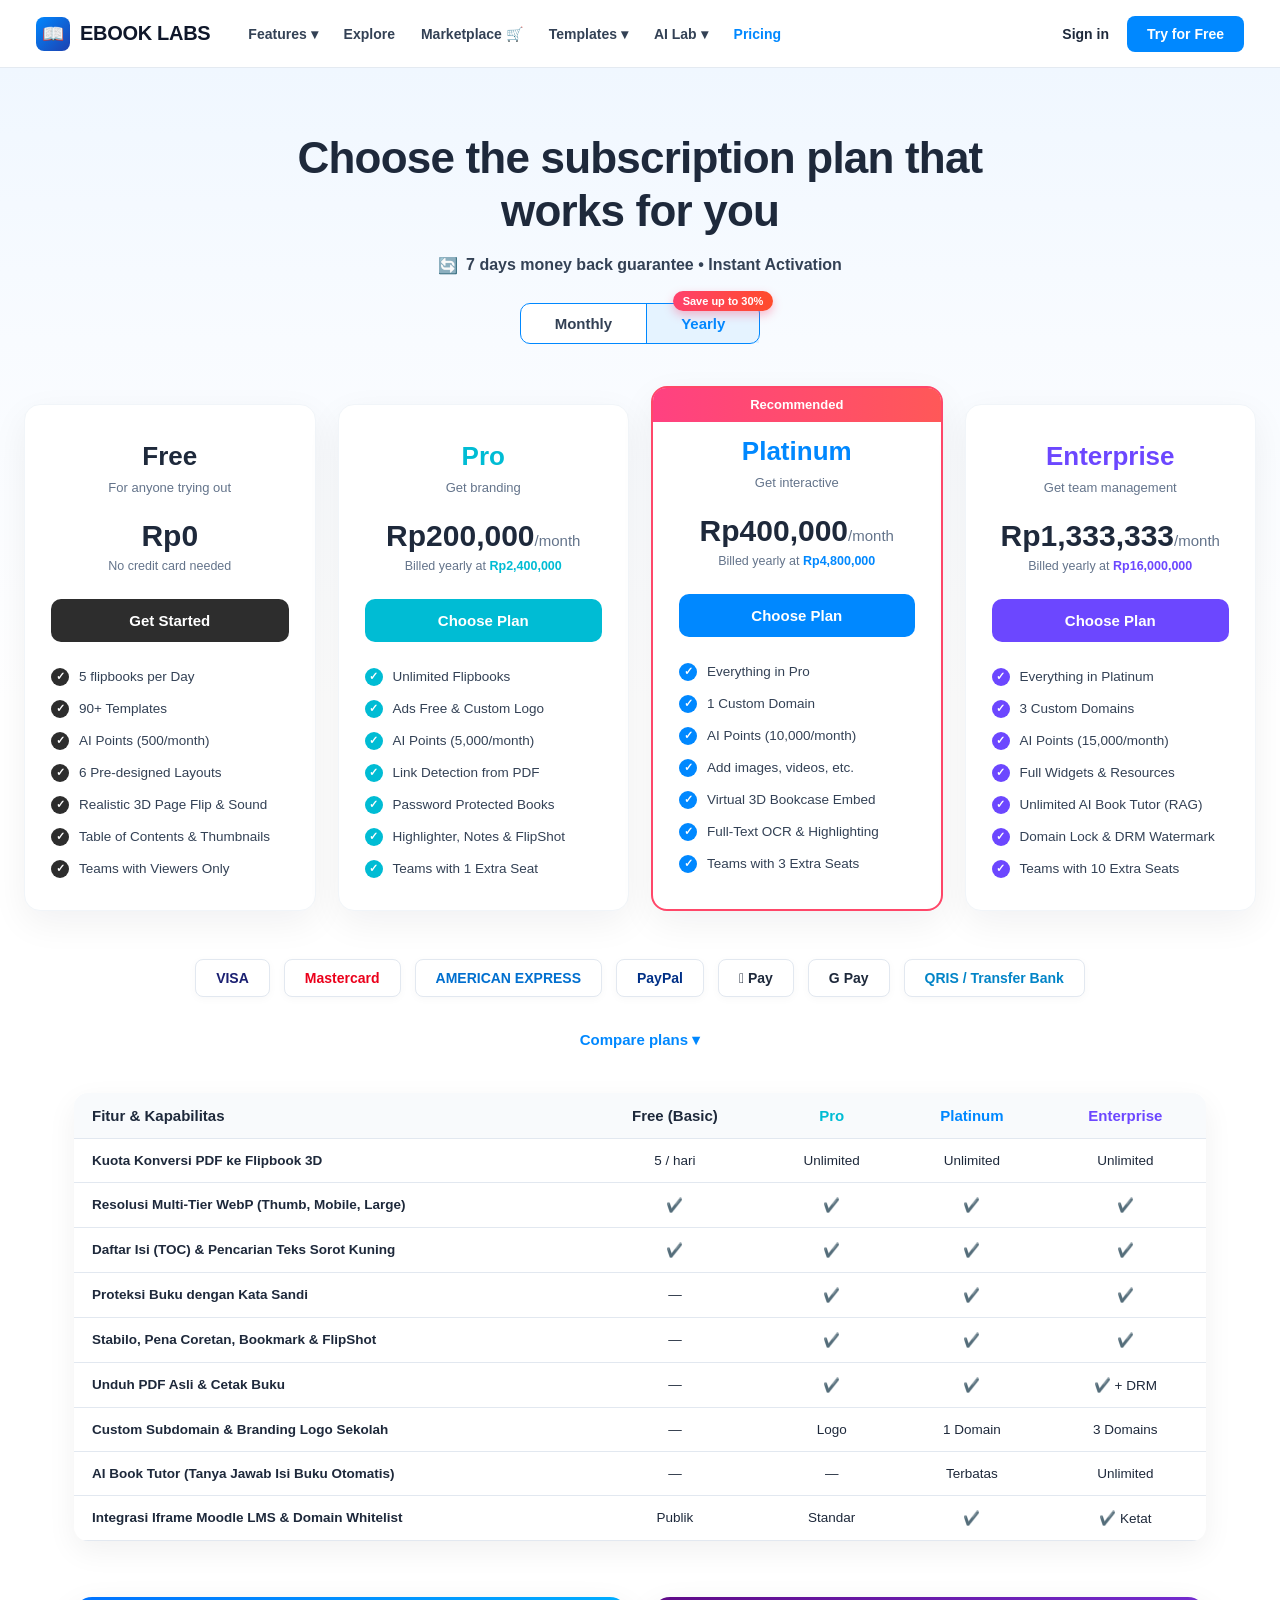
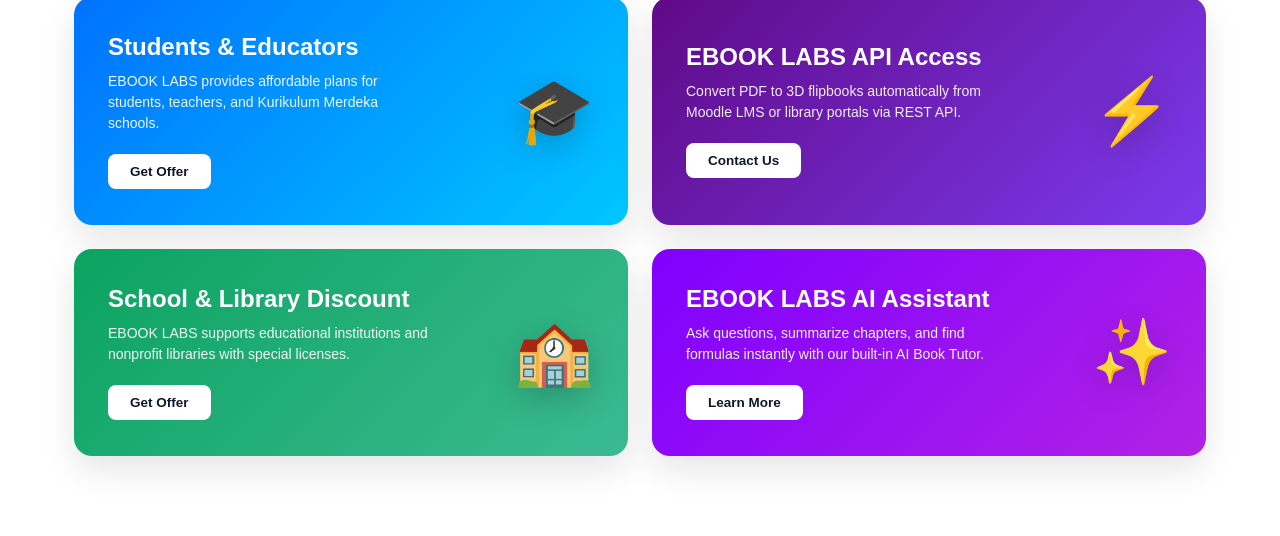
<file: bookcase/pricing.html>
<!DOCTYPE html>
<html lang="id">
<head>
  <meta charset="UTF-8">
  <meta name="viewport" content="width=device-width, initial-scale=1.0">
  <title>Service and Pricing | EBOOK LABS</title>
  <style>
    :root {
      --text-dark: #1e293b;
      --text-muted: #64748b;
      --blue-primary: #0088ff;
      --cyan-pro: #00bcd4;
      --purple-ent: #6c47ff;
      --pink-rec: #ff4769;
      --border-light: #e2e8f0;
    }
    * { box-sizing: border-box; margin: 0; padding: 0; }
    body {
      font-family: 'Inter', -apple-system, BlinkMacSystemFont, 'Segoe UI', Roboto, sans-serif;
      background: linear-gradient(180deg, #eef6ff 0%, #f8fbff 340px, #ffffff 700px);
      color: var(--text-dark);
      min-height: 100vh;
    }

    /* Top Header Navigation (Exact Match to Reference) */
    .site-header {
      position: sticky;
      top: 0;
      z-index: 100;
      background: #ffffff;
      border-bottom: 1px solid rgba(226, 232, 240, 0.9);
      height: 68px;
      padding: 0 36px;
      display: flex;
      align-items: center;
      justify-content: space-between;
    }
    .header-left {
      display: flex;
      align-items: center;
      gap: 38px;
    }
    .brand-link {
      display: flex;
      align-items: center;
      gap: 10px;
      text-decoration: none;
      color: #0f172a;
      font-weight: 900;
      font-size: 20px;
      letter-spacing: -0.3px;
    }
    .brand-icon {
      width: 34px;
      height: 34px;
      background: linear-gradient(135deg, #0088ff, #1e40af);
      border-radius: 8px;
      display: flex;
      align-items: center;
      justify-content: center;
      color: #fff;
      font-size: 18px;
    }
    .nav-links {
      display: flex;
      align-items: center;
      gap: 26px;
    }
    .nav-links a {
      text-decoration: none;
      color: #334155;
      font-size: 14px;
      font-weight: 600;
      transition: color 0.18s;
    }
    .nav-links a:hover, .nav-links a.active {
      color: var(--blue-primary);
    }
    .header-right {
      display: flex;
      align-items: center;
      gap: 18px;
    }
    .sign-in-link {
      text-decoration: none;
      color: #1e293b;
      font-size: 14px;
      font-weight: 600;
      cursor: pointer;
    }
    .btn-try-free {
      background: var(--blue-primary);
      color: #ffffff;
      text-decoration: none;
      padding: 10px 20px;
      border-radius: 8px;
      font-size: 14px;
      font-weight: 700;
      border: none;
      cursor: pointer;
      transition: all 0.2s;
    }
    .btn-try-free:hover {
      background: #0070d6;
      transform: translateY(-1px);
    }

    /* Pricing Hero */
    .pricing-hero {
      text-align: center;
      padding: 64px 20px 36px;
      max-width: 820px;
      margin: 0 auto;
    }
    .pricing-hero h1 {
      font-size: 44px;
      font-weight: 800;
      line-height: 1.2;
      color: #1e293b;
      letter-spacing: -0.8px;
      margin-bottom: 18px;
    }
    .guarantee-line {
      display: inline-flex;
      align-items: center;
      gap: 8px;
      font-size: 16px;
      font-weight: 600;
      color: #334155;
      margin-bottom: 28px;
    }

    /* Billing Toggle (Monthly / Yearly + Save up to 30%) */
    .billing-toggle-wrap {
      display: inline-flex;
      position: relative;
      border: 1.5px solid #0088ff;
      border-radius: 10px;
      background: #ffffff;
      overflow: visible;
    }
    .toggle-option {
      padding: 11px 34px;
      font-size: 15px;
      font-weight: 700;
      cursor: pointer;
      border: none;
      background: transparent;
      color: #334155;
      transition: all 0.2s;
    }
    .toggle-option.active {
      background: rgba(0, 136, 255, 0.1);
      color: #0088ff;
    }
    .toggle-option:first-child {
      border-right: 1.5px solid #0088ff;
      border-radius: 8px 0 0 8px;
    }
    .toggle-option:last-child {
      border-radius: 0 8px 8px 0;
    }
    .save-badge {
      position: absolute;
      top: -13px;
      right: -14px;
      background: linear-gradient(90deg, #ff416c, #ff4b2b);
      color: #fff;
      font-size: 11px;
      font-weight: 800;
      padding: 4px 10px;
      border-radius: 999px;
      box-shadow: 0 4px 10px rgba(255, 65, 108, 0.35);
    }

    /* 4 Pricing Cards Grid */
    .cards-grid {
      max-width: 1280px;
      margin: 24px auto 48px;
      padding: 0 24px;
      display: grid;
      grid-template-columns: repeat(4, 1fr);
      gap: 22px;
      align-items: stretch;
    }

    .plan-card {
      background: #ffffff;
      border-radius: 16px;
      padding: 36px 26px 32px;
      box-shadow: 0 12px 36px rgba(15, 23, 42, 0.06);
      border: 1px solid #f1f5f9;
      display: flex;
      flex-direction: column;
      position: relative;
      transition: transform 0.25s ease, box-shadow 0.25s ease;
    }
    .plan-card:hover {
      transform: translateY(-6px);
      box-shadow: 0 20px 46px rgba(15, 23, 42, 0.12);
    }

    .plan-card.recommended {
      border: 2px solid var(--pink-rec);
      padding-top: 48px;
      margin-top: -18px;
    }
    .rec-ribbon {
      position: absolute;
      top: 0;
      left: 0;
      right: 0;
      height: 34px;
      background: linear-gradient(90deg, #ff4181, #ff5858);
      color: #ffffff;
      font-size: 13px;
      font-weight: 700;
      display: flex;
      align-items: center;
      justify-content: center;
      border-radius: 13px 13px 0 0;
    }

    .plan-name {
      font-size: 26px;
      font-weight: 800;
      text-align: center;
      margin-bottom: 8px;
    }
    .plan-name.free { color: #1e293b; }
    .plan-name.pro { color: var(--cyan-pro); }
    .plan-name.platinum { color: var(--blue-primary); }
    .plan-name.enterprise { color: var(--purple-ent); }

    .plan-tagline {
      text-align: center;
      font-size: 13px;
      color: var(--text-muted);
      margin-bottom: 24px;
    }

    .plan-price {
      text-align: center;
      font-size: 30px;
      font-weight: 800;
      color: #1e293b;
      margin-bottom: 6px;
    }
    .plan-price span {
      font-size: 15px;
      font-weight: 500;
      color: var(--text-muted);
    }

    .plan-billed {
      text-align: center;
      font-size: 12.5px;
      color: var(--text-muted);
      margin-bottom: 22px;
      min-height: 18px;
    }

    .plan-cta {
      width: 100%;
      padding: 13px 18px;
      border-radius: 10px;
      font-size: 15px;
      font-weight: 700;
      color: #ffffff;
      border: none;
      cursor: pointer;
      margin-bottom: 26px;
      transition: opacity 0.2s, transform 0.15s;
      text-decoration: none;
      text-align: center;
      display: block;
    }
    .plan-cta:hover { opacity: 0.92; transform: translateY(-1px); }
    .plan-cta.free { background: #2d2d2d; }
    .plan-cta.pro { background: var(--cyan-pro); }
    .plan-cta.platinum { background: var(--blue-primary); }
    .plan-cta.enterprise { background: var(--purple-ent); }

    .feature-list {
      list-style: none;
      display: flex;
      flex-direction: column;
      gap: 14px;
    }
    .feature-list li {
      display: flex;
      align-items: center;
      gap: 10px;
      font-size: 13.5px;
      color: #334155;
      font-weight: 500;
    }
    .check-dot {
      width: 18px;
      height: 18px;
      border-radius: 50%;
      display: inline-flex;
      align-items: center;
      justify-content: center;
      color: #fff;
      font-size: 11px;
      font-weight: 900;
      flex-shrink: 0;
    }
    .check-dot.free { background: #2d2d2d; }
    .check-dot.pro { background: var(--cyan-pro); }
    .check-dot.platinum { background: var(--blue-primary); }
    .check-dot.enterprise { background: var(--purple-ent); }

    /* Payment Logos Bar */
    .payment-strip {
      display: flex;
      justify-content: center;
      gap: 14px;
      flex-wrap: wrap;
      margin: 10px auto 34px;
      padding: 0 20px;
    }
    .pay-card {
      background: #ffffff;
      border: 1px solid #e2e8f0;
      border-radius: 8px;
      padding: 10px 20px;
      font-weight: 800;
      font-size: 14px;
      color: #1e293b;
      box-shadow: 0 2px 8px rgba(0,0,0,0.03);
    }

    /* Compare Plans Button & Table */
    .compare-toggle-wrap {
      text-align: center;
      margin-bottom: 44px;
    }
    .btn-compare-plans {
      background: none;
      border: none;
      color: var(--blue-primary);
      font-size: 15px;
      font-weight: 700;
      cursor: pointer;
    }

    .compare-table-section {
      max-width: 1180px;
      margin: 0 auto 56px;
      padding: 0 24px;
      display: none;
    }
    .compare-table-section.open {
      display: block;
    }
    .compare-table {
      width: 100%;
      border-collapse: collapse;
      background: #fff;
      border-radius: 14px;
      overflow: hidden;
      box-shadow: 0 10px 30px rgba(0,0,0,0.06);
    }
    .compare-table th, .compare-table td {
      padding: 14px 18px;
      border-bottom: 1px solid #e2e8f0;
      text-align: center;
      font-size: 13.5px;
    }
    .compare-table th:first-child, .compare-table td:first-child {
      text-align: left;
      font-weight: 600;
    }
    .compare-table thead th {
      background: #f8fafc;
      font-size: 15px;
      font-weight: 800;
    }

    /* 4 Colorful Promo Banner Cards (Exact Match to Reference) */
    .promo-banners-grid {
      max-width: 1180px;
      margin: 0 auto 80px;
      padding: 0 24px;
      display: grid;
      grid-template-columns: repeat(2, 1fr);
      gap: 24px;
    }
    .promo-card {
      border-radius: 18px;
      padding: 36px 34px;
      color: #ffffff;
      display: flex;
      align-items: center;
      justify-content: space-between;
      gap: 20px;
      box-shadow: 0 14px 34px rgba(0,0,0,0.1);
    }
    .promo-card.edu { background: linear-gradient(135deg, #0072ff 0%, #00c6ff 100%); }
    .promo-card.api { background: linear-gradient(135deg, #5f0a87 0%, #7c3aed 100%); }
    .promo-card.nonprofit { background: linear-gradient(135deg, #0ba360 0%, #3cba92 100%); }
    .promo-card.ai { background: linear-gradient(135deg, #7f00ff 0%, #b122e5 100%); }

    .promo-card h3 {
      font-size: 24px;
      font-weight: 800;
      margin-bottom: 10px;
    }
    .promo-card p {
      font-size: 14px;
      line-height: 1.5;
      opacity: 0.92;
      margin-bottom: 20px;
      max-width: 320px;
    }
    .promo-btn {
      background: #ffffff;
      color: #0f172a;
      padding: 10px 22px;
      border-radius: 8px;
      font-size: 13.5px;
      font-weight: 700;
      text-decoration: none;
      display: inline-block;
    }
    .promo-icon {
      font-size: 64px;
      line-height: 1;
      filter: drop-shadow(0 8px 16px rgba(0,0,0,0.2));
    }

    @media (max-width: 1024px) {
      .cards-grid { grid-template-columns: repeat(2, 1fr); }
      .promo-banners-grid { grid-template-columns: 1fr; }
      .nav-links { display: none; }
    }
    @media (max-width: 640px) {
      .cards-grid { grid-template-columns: 1fr; }
      .pricing-hero h1 { font-size: 30px; }
    }
  </style>
</head>
<body>

  <!-- Top Navigation Header -->
  <header class="site-header">
    <div class="header-left">
      <a href="/" class="brand-link">
        <div class="brand-icon">📖</div>
        <span>EBOOK LABS</span>
      </a>
      <nav class="nav-links">
        <a href="/#features">Features ▾</a>
        <a href="/#explore">Explore</a>
        <a href="/marketplace">Marketplace 🛒</a>
        <a href="/templates">Templates ▾</a>
        <a href="/#ai-lab">AI Lab ▾</a>
        <a href="/pricing" class="active">Pricing</a>
      </nav>
    </div>
    <div class="header-right">
      <a href="/#login" class="sign-in-link">Sign in</a>
      <a href="/guru" class="btn-try-free">Try for Free</a>
    </div>
  </header>

  <!-- Hero Section -->
  <section class="pricing-hero">
    <h1>Choose the subscription plan that<br>works for you</h1>
    <div class="guarantee-line">
      <span>🔄</span>
      <span>7 days money back guarantee • Instant Activation</span>
    </div>
    <br>
    <div class="billing-toggle-wrap">
      <button id="btnMonthly" class="toggle-option" onclick="setBilling('monthly')">Monthly</button>
      <button id="btnYearly" class="toggle-option active" onclick="setBilling('yearly')">Yearly</button>
      <span class="save-badge">Save up to 30%</span>
    </div>
  </section>

  <!-- 4 Pricing Cards Grid -->
  <section class="cards-grid">

    <!-- 1. FREE / BASIC -->
    <div class="plan-card">
      <div class="plan-name free">Free</div>
      <div class="plan-tagline">For anyone trying out</div>
      <div class="plan-price">Rp0</div>
      <div class="plan-billed">No credit card needed</div>
      <a href="/#register" class="plan-cta free">Get Started</a>
      <ul class="feature-list">
        <li><span class="check-dot free">✓</span> 5 flipbooks per Day</li>
        <li><span class="check-dot free">✓</span> 90+ Templates</li>
        <li><span class="check-dot free">✓</span> AI Points (500/month)</li>
        <li><span class="check-dot free">✓</span> 6 Pre-designed Layouts</li>
        <li><span class="check-dot free">✓</span> Realistic 3D Page Flip & Sound</li>
        <li><span class="check-dot free">✓</span> Table of Contents & Thumbnails</li>
        <li><span class="check-dot free">✓</span> Teams with Viewers Only</li>
      </ul>
    </div>

    <!-- 2. PRO -->
    <div class="plan-card">
      <div class="plan-name pro">Pro</div>
      <div class="plan-tagline">Get branding</div>
      <div class="plan-price" id="pricePro">Rp200,000<span>/month</span></div>
      <div class="plan-billed" id="billedPro">Billed yearly at <span style="color:#00bcd4;font-weight:700;">Rp2,400,000</span></div>
      <a href="/#register" class="plan-cta pro">Choose Plan</a>
      <ul class="feature-list">
        <li><span class="check-dot pro">✓</span> Unlimited Flipbooks</li>
        <li><span class="check-dot pro">✓</span> Ads Free & Custom Logo</li>
        <li><span class="check-dot pro">✓</span> AI Points (5,000/month)</li>
        <li><span class="check-dot pro">✓</span> Link Detection from PDF</li>
        <li><span class="check-dot pro">✓</span> Password Protected Books</li>
        <li><span class="check-dot pro">✓</span> Highlighter, Notes & FlipShot</li>
        <li><span class="check-dot pro">✓</span> Teams with 1 Extra Seat</li>
      </ul>
    </div>

    <!-- 3. PLATINUM (RECOMMENDED) -->
    <div class="plan-card recommended">
      <div class="rec-ribbon">Recommended</div>
      <div class="plan-name platinum">Platinum</div>
      <div class="plan-tagline">Get interactive</div>
      <div class="plan-price" id="pricePlatinum">Rp400,000<span>/month</span></div>
      <div class="plan-billed" id="billedPlatinum">Billed yearly at <span style="color:#0088ff;font-weight:700;">Rp4,800,000</span></div>
      <a href="/#register" class="plan-cta platinum">Choose Plan</a>
      <ul class="feature-list">
        <li><span class="check-dot platinum">✓</span> Everything in Pro</li>
        <li><span class="check-dot platinum">✓</span> 1 Custom Domain</li>
        <li><span class="check-dot platinum">✓</span> AI Points (10,000/month)</li>
        <li><span class="check-dot platinum">✓</span> Add images, videos, etc.</li>
        <li><span class="check-dot platinum">✓</span> Virtual 3D Bookcase Embed</li>
        <li><span class="check-dot platinum">✓</span> Full-Text OCR & Highlighting</li>
        <li><span class="check-dot platinum">✓</span> Teams with 3 Extra Seats</li>
      </ul>
    </div>

    <!-- 4. ENTERPRISE -->
    <div class="plan-card">
      <div class="plan-name enterprise">Enterprise</div>
      <div class="plan-tagline">Get team management</div>
      <div class="plan-price" id="priceEnterprise">Rp1,333,333<span>/month</span></div>
      <div class="plan-billed" id="billedEnterprise">Billed yearly at <span style="color:#6c47ff;font-weight:700;">Rp16,000,000</span></div>
      <a href="/#register" class="plan-cta enterprise">Choose Plan</a>
      <ul class="feature-list">
        <li><span class="check-dot enterprise">✓</span> Everything in Platinum</li>
        <li><span class="check-dot enterprise">✓</span> 3 Custom Domains</li>
        <li><span class="check-dot enterprise">✓</span> AI Points (15,000/month)</li>
        <li><span class="check-dot enterprise">✓</span> Full Widgets & Resources</li>
        <li><span class="check-dot enterprise">✓</span> Unlimited AI Book Tutor (RAG)</li>
        <li><span class="check-dot enterprise">✓</span> Domain Lock & DRM Watermark</li>
        <li><span class="check-dot enterprise">✓</span> Teams with 10 Extra Seats</li>
      </ul>
    </div>

  </section>

  <!-- Payment Strip -->
  <div class="payment-strip">
    <div class="pay-card" style="color:#1a1f71;">VISA</div>
    <div class="pay-card" style="color:#eb001b;">Mastercard</div>
    <div class="pay-card" style="color:#006fcf;">AMERICAN EXPRESS</div>
    <div class="pay-card" style="color:#003087;">PayPal</div>
    <div class="pay-card"> Pay</div>
    <div class="pay-card">G Pay</div>
    <div class="pay-card" style="color:#0284c7;">QRIS / Transfer Bank</div>
  </div>

  <!-- Compare Plans Expandable Button -->
  <div class="compare-toggle-wrap">
    <button class="btn-compare-plans" onclick="document.getElementById('compareSection').classList.toggle('open')">
      Compare plans ▾
    </button>
  </div>

  <!-- Full Comparison Matrix Table -->
  <section id="compareSection" class="compare-table-section open">
    <table class="compare-table">
      <thead>
        <tr>
          <th>Fitur & Kapabilitas</th>
          <th>Free (Basic)</th>
          <th style="color:#00bcd4;">Pro</th>
          <th style="color:#0088ff;">Platinum</th>
          <th style="color:#6c47ff;">Enterprise</th>
        </tr>
      </thead>
      <tbody>
        <tr><td>Kuota Konversi PDF ke Flipbook 3D</td><td>5 / hari</td><td>Unlimited</td><td>Unlimited</td><td>Unlimited</td></tr>
        <tr><td>Resolusi Multi-Tier WebP (Thumb, Mobile, Large)</td><td>✔️</td><td>✔️</td><td>✔️</td><td>✔️</td></tr>
        <tr><td>Daftar Isi (TOC) & Pencarian Teks Sorot Kuning</td><td>✔️</td><td>✔️</td><td>✔️</td><td>✔️</td></tr>
        <tr><td>Proteksi Buku dengan Kata Sandi</td><td>—</td><td>✔️</td><td>✔️</td><td>✔️</td></tr>
        <tr><td>Stabilo, Pena Coretan, Bookmark & FlipShot</td><td>—</td><td>✔️</td><td>✔️</td><td>✔️</td></tr>
        <tr><td>Unduh PDF Asli & Cetak Buku</td><td>—</td><td>✔️</td><td>✔️</td><td>✔️ + DRM</td></tr>
        <tr><td>Custom Subdomain & Branding Logo Sekolah</td><td>—</td><td>Logo</td><td>1 Domain</td><td>3 Domains</td></tr>
        <tr><td>AI Book Tutor (Tanya Jawab Isi Buku Otomatis)</td><td>—</td><td>—</td><td>Terbatas</td><td>Unlimited</td></tr>
        <tr><td>Integrasi Iframe Moodle LMS & Domain Whitelist</td><td>Publik</td><td>Standar</td><td>✔️</td><td>✔️ Ketat</td></tr>
      </tbody>
    </table>
  </section>

  <!-- 4 Promo Cards (Exact Match to Reference Mid Section) -->
  <section class="promo-banners-grid">
    <div class="promo-card edu">
      <div>
        <h3>Students & Educators</h3>
        <p>EBOOK LABS provides affordable plans for students, teachers, and Kurikulum Merdeka schools.</p>
        <a href="/#register" class="promo-btn">Get Offer</a>
      </div>
      <div class="promo-icon">🎓</div>
    </div>

    <div class="promo-card api">
      <div>
        <h3>EBOOK LABS API Access</h3>
        <p>Convert PDF to 3D flipbooks automatically from Moodle LMS or library portals via REST API.</p>
        <a href="/#register" class="promo-btn">Contact Us</a>
      </div>
      <div class="promo-icon">⚡</div>
    </div>

    <div class="promo-card nonprofit">
      <div>
        <h3>School & Library Discount</h3>
        <p>EBOOK LABS supports educational institutions and nonprofit libraries with special licenses.</p>
        <a href="/#register" class="promo-btn">Get Offer</a>
      </div>
      <div class="promo-icon">🏫</div>
    </div>

    <div class="promo-card ai">
      <div>
        <h3>EBOOK LABS AI Assistant</h3>
        <p>Ask questions, summarize chapters, and find formulas instantly with our built-in AI Book Tutor.</p>
        <a href="/view/smp8-matematika#p=1" class="promo-btn">Learn More</a>
      </div>
      <div class="promo-icon">✨</div>
    </div>
  </section>

  <script>
    function setBilling(mode) {
      const isYearly = mode === 'yearly';
      document.getElementById('btnMonthly').classList.toggle('active', !isYearly);
      document.getElementById('btnYearly').classList.toggle('active', isYearly);

      document.getElementById('pricePro').innerHTML = isYearly
        ? 'Rp200,000<span>/month</span>'
        : 'Rp250,000<span>/month</span>';
      document.getElementById('billedPro').innerHTML = isYearly
        ? 'Billed yearly at <span style="color:#00bcd4;font-weight:700;">Rp2,400,000</span>'
        : 'Billed monthly';

      document.getElementById('pricePlatinum').innerHTML = isYearly
        ? 'Rp400,000<span>/month</span>'
        : 'Rp500,000<span>/month</span>';
      document.getElementById('billedPlatinum').innerHTML = isYearly
        ? 'Billed yearly at <span style="color:#0088ff;font-weight:700;">Rp4,800,000</span>'
        : 'Billed monthly';

      document.getElementById('priceEnterprise').innerHTML = isYearly
        ? 'Rp1,333,333<span>/month</span>'
        : 'Rp1,650,000<span>/month</span>';
      document.getElementById('billedEnterprise').innerHTML = isYearly
        ? 'Billed yearly at <span style="color:#6c47ff;font-weight:700;">Rp16,000,000</span>'
        : 'Billed monthly';
    }
  </script>
</body>
</html>
</file>
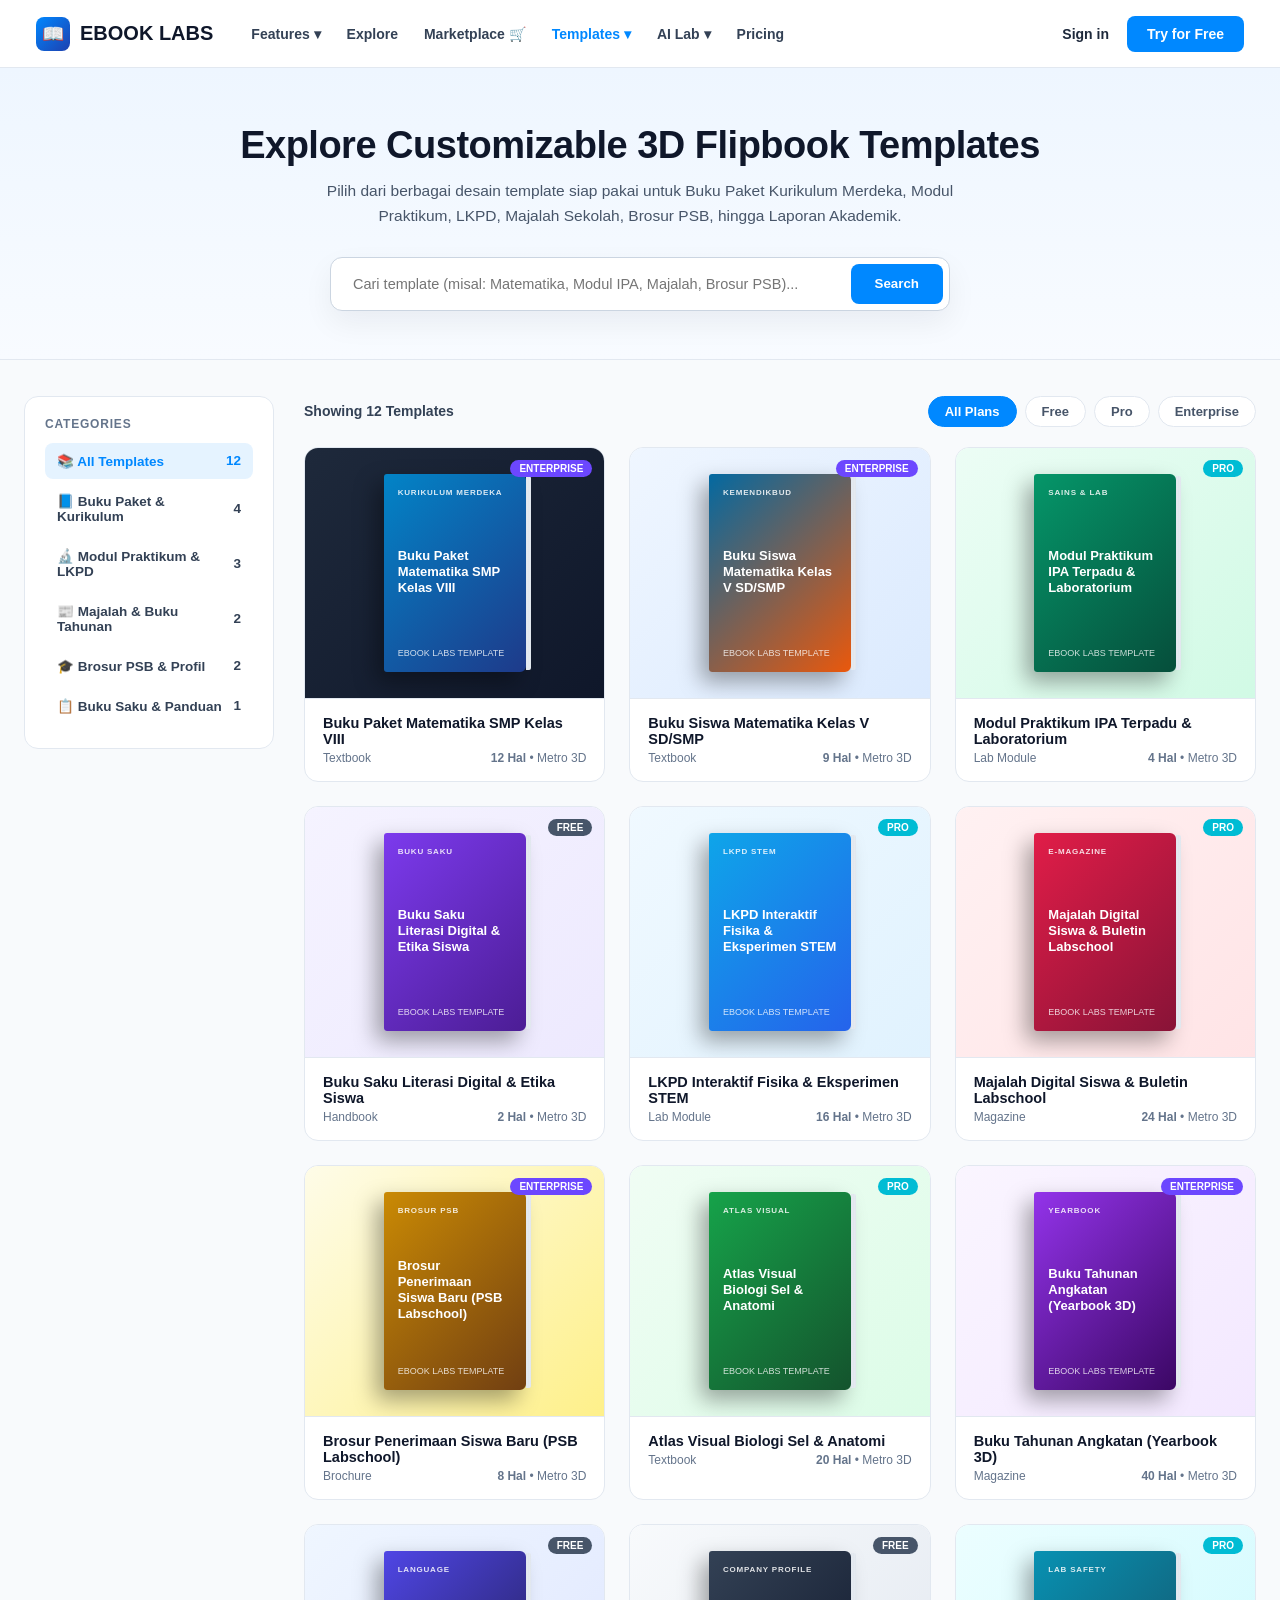
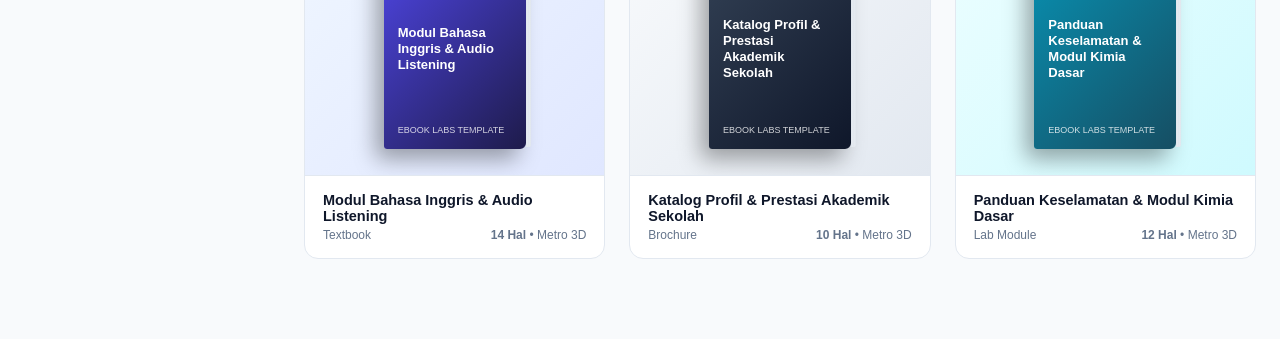
<file: bookcase/templates.html>
<!DOCTYPE html>
<html lang="id">
<head>
  <meta charset="UTF-8">
  <meta name="viewport" content="width=device-width, initial-scale=1.0">
  <title>Flipbook Templates Gallery | EBOOK LABS</title>
  <style>
    :root {
      --text-dark: #1e293b;
      --text-muted: #64748b;
      --blue-primary: #0088ff;
      --border-light: #e2e8f0;
    }
    * { box-sizing: border-box; margin: 0; padding: 0; }
    body {
      font-family: 'Inter', -apple-system, BlinkMacSystemFont, 'Segoe UI', Roboto, sans-serif;
      background: #f8fafc;
      color: var(--text-dark);
      min-height: 100vh;
    }

    /* Top Header Navigation */
    .site-header {
      position: sticky;
      top: 0;
      z-index: 100;
      background: #ffffff;
      border-bottom: 1px solid var(--border-light);
      height: 68px;
      padding: 0 36px;
      display: flex;
      align-items: center;
      justify-content: space-between;
    }
    .header-left {
      display: flex;
      align-items: center;
      gap: 38px;
    }
    .brand-link {
      display: flex;
      align-items: center;
      gap: 10px;
      text-decoration: none;
      color: #0f172a;
      font-weight: 900;
      font-size: 20px;
    }
    .brand-icon {
      width: 34px;
      height: 34px;
      background: linear-gradient(135deg, #0088ff, #1e40af);
      border-radius: 8px;
      display: flex;
      align-items: center;
      justify-content: center;
      color: #fff;
      font-size: 18px;
    }
    .nav-links {
      display: flex;
      align-items: center;
      gap: 26px;
    }
    .nav-links a {
      text-decoration: none;
      color: #334155;
      font-size: 14px;
      font-weight: 600;
    }
    .nav-links a:hover, .nav-links a.active {
      color: var(--blue-primary);
    }
    .header-right {
      display: flex;
      align-items: center;
      gap: 18px;
    }
    .sign-in-link {
      text-decoration: none;
      color: #1e293b;
      font-size: 14px;
      font-weight: 600;
    }
    .btn-try-free {
      background: var(--blue-primary);
      color: #ffffff;
      text-decoration: none;
      padding: 10px 20px;
      border-radius: 8px;
      font-size: 14px;
      font-weight: 700;
    }

    /* Templates Hero Banner (Bright Light Studio Theme) */
    .templates-hero {
      background: linear-gradient(180deg, #eef6ff 0%, #f8fbff 100%);
      color: #0f172a;
      padding: 56px 24px 48px;
      text-align: center;
      border-bottom: 1px solid #e2e8f0;
    }
    .templates-hero h1 {
      font-size: 38px;
      font-weight: 800;
      margin-bottom: 12px;
      letter-spacing: -0.5px;
      color: #0f172a;
    }
    .templates-hero p {
      font-size: 15.5px;
      color: #475569;
      max-width: 680px;
      margin: 0 auto 28px;
      line-height: 1.6;
    }
    .search-bar-wrap {
      max-width: 620px;
      margin: 0 auto;
      position: relative;
      display: flex;
      background: #ffffff;
      border: 1.5px solid #cbd5e1;
      border-radius: 12px;
      padding: 6px;
      box-shadow: 0 12px 30px rgba(15, 23, 42, 0.06);
    }
    .search-bar-wrap input {
      flex: 1;
      border: none;
      padding: 12px 16px;
      font-size: 14.5px;
      outline: none;
      color: #0f172a;
      border-radius: 8px;
    }
    .search-bar-wrap button {
      background: var(--blue-primary);
      color: #fff;
      border: none;
      padding: 0 24px;
      border-radius: 8px;
      font-weight: 700;
      cursor: pointer;
    }

    /* Main Content Layout (Sidebar + Grid) */
    .templates-layout {
      max-width: 1280px;
      margin: 36px auto 80px;
      padding: 0 24px;
      display: grid;
      grid-template-columns: 250px 1fr;
      gap: 30px;
    }

    /* Category Sidebar */
    .sidebar-box {
      background: #ffffff;
      border: 1px solid var(--border-light);
      border-radius: 14px;
      padding: 20px;
      height: fit-content;
      position: sticky;
      top: 88px;
    }
    .sidebar-title {
      font-size: 12px;
      font-weight: 800;
      text-transform: uppercase;
      letter-spacing: 0.8px;
      color: var(--text-muted);
      margin-bottom: 12px;
    }
    .cat-btn {
      width: 100%;
      text-align: left;
      padding: 10px 12px;
      border-radius: 8px;
      border: none;
      background: transparent;
      color: #334155;
      font-size: 13.5px;
      font-weight: 600;
      cursor: pointer;
      display: flex;
      align-items: center;
      justify-content: space-between;
      margin-bottom: 4px;
      transition: all 0.15s;
    }
    .cat-btn:hover, .cat-btn.active {
      background: rgba(0, 136, 255, 0.1);
      color: var(--blue-primary);
    }

    /* Top Filter Bar & Grid */
    .grid-header {
      display: flex;
      align-items: center;
      justify-content: space-between;
      margin-bottom: 20px;
      flex-wrap: wrap;
      gap: 12px;
    }
    .tier-tabs {
      display: flex;
      gap: 8px;
    }
    .tier-tab {
      padding: 7px 16px;
      border-radius: 999px;
      border: 1px solid var(--border-light);
      background: #ffffff;
      color: #475569;
      font-size: 13px;
      font-weight: 700;
      cursor: pointer;
    }
    .tier-tab.active {
      background: var(--blue-primary);
      color: #ffffff;
      border-color: var(--blue-primary);
    }

    .templates-grid {
      display: grid;
      grid-template-columns: repeat(auto-fill, minmax(260px, 1fr));
      gap: 24px;
    }

    .tpl-card {
      background: #ffffff;
      border: 1px solid var(--border-light);
      border-radius: 14px;
      overflow: hidden;
      transition: transform 0.24s ease, box-shadow 0.24s ease;
      display: flex;
      flex-direction: column;
    }
    .tpl-card:hover {
      transform: translateY(-6px);
      box-shadow: 0 18px 40px rgba(15, 23, 42, 0.1);
    }

    .tpl-preview {
      height: 250px;
      position: relative;
      display: flex;
      align-items: center;
      justify-content: center;
      padding: 22px;
      overflow: hidden;
    }
    .tpl-book-mock {
      width: 142px;
      height: 198px;
      border-radius: 3px 6px 6px 3px;
      box-shadow: -8px 10px 22px rgba(0,0,0,0.35);
      position: relative;
      display: flex;
      flex-direction: column;
      justify-content: space-between;
      padding: 14px;
      color: #fff;
      transition: transform 0.3s ease;
    }
    .tpl-card:hover .tpl-book-mock {
      transform: scale(1.05) rotateY(-8deg);
    }
    .tpl-book-mock::after {
      content: "";
      position: absolute;
      top: 2px;
      bottom: 2px;
      right: -5px;
      width: 5px;
      background: repeating-linear-gradient(to right, #f8fafc 0px, #cbd5e1 1px, #fff 2px);
      border-radius: 0 2px 2px 0;
    }

    .tpl-hover-actions {
      position: absolute;
      inset: 0;
      background: rgba(15, 23, 42, 0.72);
      backdrop-filter: blur(3px);
      display: flex;
      flex-direction: column;
      align-items: center;
      justify-content: center;
      gap: 10px;
      opacity: 0;
      transition: opacity 0.22s ease;
    }
    .tpl-card:hover .tpl-hover-actions {
      opacity: 1;
    }
    .tpl-btn {
      padding: 9px 18px;
      border-radius: 8px;
      font-size: 12.5px;
      font-weight: 700;
      text-decoration: none;
      width: 165px;
      text-align: center;
      cursor: pointer;
      border: none;
    }
    .tpl-btn.use { background: var(--blue-primary); color: #fff; }
    .tpl-btn.preview { background: #ffffff; color: #0f172a; }

    .tpl-badge {
      position: absolute;
      top: 12px;
      right: 12px;
      font-size: 10px;
      font-weight: 800;
      padding: 3px 9px;
      border-radius: 999px;
      text-transform: uppercase;
      color: #fff;
      z-index: 4;
    }
    .tpl-badge.free { background: #475569; }
    .tpl-badge.pro { background: #00bcd4; }
    .tpl-badge.enterprise { background: #6c47ff; }

    .tpl-info {
      padding: 16px 18px;
      border-top: 1px solid var(--border-light);
    }
    .tpl-info h3 {
      font-size: 14.5px;
      font-weight: 700;
      margin-bottom: 4px;
      color: #0f172a;
    }
    .tpl-meta {
      display: flex;
      justify-content: space-between;
      font-size: 12px;
      color: var(--text-muted);
    }

    @media (max-width: 920px) {
      .templates-layout { grid-template-columns: 1fr; }
      .sidebar-box { position: static; }
      .nav-links { display: none; }
    }
  </style>
</head>
<body>

  <!-- Top Header Navigation -->
  <header class="site-header">
    <div class="header-left">
      <a href="/" class="brand-link">
        <div class="brand-icon">📖</div>
        <span>EBOOK LABS</span>
      </a>
      <nav class="nav-links">
        <a href="/#features">Features ▾</a>
        <a href="/#explore">Explore</a>
        <a href="/marketplace">Marketplace 🛒</a>
        <a href="/templates" class="active">Templates ▾</a>
        <a href="/#ai-lab">AI Lab ▾</a>
        <a href="/pricing">Pricing</a>
      </nav>
    </div>
    <div class="header-right">
      <a href="/#login" class="sign-in-link">Sign in</a>
      <a href="/guru" class="btn-try-free">Try for Free</a>
    </div>
  </header>

  <!-- Hero Section -->
  <section class="templates-hero">
    <h1>Explore Customizable 3D Flipbook Templates</h1>
    <p>
      Pilih dari berbagai desain template siap pakai untuk Buku Paket Kurikulum Merdeka, Modul Praktikum,
      LKPD, Majalah Sekolah, Brosur PSB, hingga Laporan Akademik.
    </p>
    <div class="search-bar-wrap">
      <input id="tplSearchInput" type="text" placeholder="Cari template (misal: Matematika, Modul IPA, Majalah, Brosur PSB)...">
      <button onclick="renderTemplates()">Search</button>
    </div>
  </section>

  <!-- Main Content Layout -->
  <main class="templates-layout">
    <!-- Left Category Sidebar -->
    <aside class="sidebar-box">
      <div class="sidebar-title">Categories</div>
      <button class="cat-btn active" data-cat="ALL"><span>📚 All Templates</span><span>12</span></button>
      <button class="cat-btn" data-cat="Textbook"><span>📘 Buku Paket & Kurikulum</span><span>4</span></button>
      <button class="cat-btn" data-cat="Lab Module"><span>🔬 Modul Praktikum & LKPD</span><span>3</span></button>
      <button class="cat-btn" data-cat="Magazine"><span>📰 Majalah & Buku Tahunan</span><span>2</span></button>
      <button class="cat-btn" data-cat="Brochure"><span>🎓 Brosur PSB & Profil</span><span>2</span></button>
      <button class="cat-btn" data-cat="Handbook"><span>📋 Buku Saku & Panduan</span><span>1</span></button>
    </aside>

    <!-- Right Templates Grid -->
    <section>
      <div class="grid-header">
        <div style="font-size:14px;font-weight:700;color:#334155;" id="tplCountLabel">Showing 12 Templates</div>
        <div class="tier-tabs">
          <button class="tier-tab active" data-tier="ALL">All Plans</button>
          <button class="tier-tab" data-tier="free">Free</button>
          <button class="tier-tab" data-tier="pro">Pro</button>
          <button class="tier-tab" data-tier="enterprise">Enterprise</button>
        </div>
      </div>

      <div id="templatesGrid" class="templates-grid"></div>
    </section>
  </main>

  <script>
    const TEMPLATES = [
      {
        id: 'tpl-math-smp8',
        title: 'Buku Paket Matematika SMP Kelas VIII',
        category: 'Textbook',
        pages: '12 Hal',
        tier: 'enterprise',
        bg: 'linear-gradient(135deg, #1e293b, #0f172a)',
        coverGrad: 'linear-gradient(135deg, #0284c7, #1e3a8a)',
        badgeText: 'KURIKULUM MERDEKA',
        demoBookId: 'smp8-matematika',
      },
      {
        id: 'tpl-math-sd5',
        title: 'Buku Siswa Matematika Kelas V SD/SMP',
        category: 'Textbook',
        pages: '9 Hal',
        tier: 'enterprise',
        bg: 'linear-gradient(135deg, #eff6ff, #dbeafe)',
        coverGrad: 'linear-gradient(135deg, #0369a1, #ea580c)',
        badgeText: 'KEMENDIKBUD',
        demoBookId: 'sd5-matematika-kurmer',
      },
      {
        id: 'tpl-ipa-lab',
        title: 'Modul Praktikum IPA Terpadu & Laboratorium',
        category: 'Lab Module',
        pages: '4 Hal',
        tier: 'pro',
        bg: 'linear-gradient(135deg, #ecfdf5, #d1fae5)',
        coverGrad: 'linear-gradient(135deg, #059669, #064e3b)',
        badgeText: 'SAINS & LAB',
        demoBookId: 'smp8-ipa-terpadu',
      },
      {
        id: 'tpl-literasi-saku',
        title: 'Buku Saku Literasi Digital & Etika Siswa',
        category: 'Handbook',
        pages: '2 Hal',
        tier: 'free',
        bg: 'linear-gradient(135deg, #f5f3ff, #ede9fe)',
        coverGrad: 'linear-gradient(135deg, #7c3aed, #4c1d95)',
        badgeText: 'BUKU SAKU',
        demoBookId: 'panduan-literasi-digital',
      },
      {
        id: 'tpl-lkpd-fisika',
        title: 'LKPD Interaktif Fisika & Eksperimen STEM',
        category: 'Lab Module',
        pages: '16 Hal',
        tier: 'pro',
        bg: 'linear-gradient(135deg, #f0f9ff, #e0f2fe)',
        coverGrad: 'linear-gradient(135deg, #0ea5e9, #2563eb)',
        badgeText: 'LKPD STEM',
        demoBookId: 'smp8-ipa-terpadu',
      },
      {
        id: 'tpl-majalah-labs',
        title: 'Majalah Digital Siswa & Buletin Labschool',
        category: 'Magazine',
        pages: '24 Hal',
        tier: 'pro',
        bg: 'linear-gradient(135deg, #fff1f2, #ffe4e6)',
        coverGrad: 'linear-gradient(135deg, #e11d48, #881337)',
        badgeText: 'E-MAGAZINE',
        demoBookId: 'smp8-matematika',
      },
      {
        id: 'tpl-psb-brochure',
        title: 'Brosur Penerimaan Siswa Baru (PSB Labschool)',
        category: 'Brochure',
        pages: '8 Hal',
        tier: 'enterprise',
        bg: 'linear-gradient(135deg, #fefce8, #fef08a)',
        coverGrad: 'linear-gradient(135deg, #ca8a04, #713f12)',
        badgeText: 'BROSUR PSB',
        demoBookId: 'panduan-literasi-digital',
      },
      {
        id: 'tpl-biologi-atlas',
        title: 'Atlas Visual Biologi Sel & Anatomi',
        category: 'Textbook',
        pages: '20 Hal',
        tier: 'pro',
        bg: 'linear-gradient(135deg, #f0fdf4, #dcfce7)',
        coverGrad: 'linear-gradient(135deg, #16a34a, #14532d)',
        badgeText: 'ATLAS VISUAL',
        demoBookId: 'smp8-ipa-terpadu',
      },
      {
        id: 'tpl-yearbook',
        title: 'Buku Tahunan Angkatan (Yearbook 3D)',
        category: 'Magazine',
        pages: '40 Hal',
        tier: 'enterprise',
        bg: 'linear-gradient(135deg, #faf5ff, #f3e8ff)',
        coverGrad: 'linear-gradient(135deg, #9333ea, #3b0764)',
        badgeText: 'YEARBOOK',
        demoBookId: 'smp8-matematika',
      },
      {
        id: 'tpl-modul-bahasa',
        title: 'Modul Bahasa Inggris & Audio Listening',
        category: 'Textbook',
        pages: '14 Hal',
        tier: 'free',
        bg: 'linear-gradient(135deg, #eff6ff, #e0e7ff)',
        coverGrad: 'linear-gradient(135deg, #4f46e5, #1e1b4b)',
        badgeText: 'LANGUAGE',
        demoBookId: 'sd5-matematika-kurmer',
      },
      {
        id: 'tpl-profil-sekolah',
        title: 'Katalog Profil & Prestasi Akademik Sekolah',
        category: 'Brochure',
        pages: '10 Hal',
        tier: 'free',
        bg: 'linear-gradient(135deg, #f8fafc, #e2e8f0)',
        coverGrad: 'linear-gradient(135deg, #334155, #0f172a)',
        badgeText: 'COMPANY PROFILE',
        demoBookId: 'panduan-literasi-digital',
      },
      {
        id: 'tpl-kimia-praktikum',
        title: 'Panduan Keselamatan & Modul Kimia Dasar',
        category: 'Lab Module',
        pages: '12 Hal',
        tier: 'pro',
        bg: 'linear-gradient(135deg, #ecfeff, #cffafe)',
        coverGrad: 'linear-gradient(135deg, #0891b2, #164e63)',
        badgeText: 'LAB SAFETY',
        demoBookId: 'smp8-ipa-terpadu',
      },
    ];

    let activeCat = 'ALL';
    let activeTier = 'ALL';

    function renderTemplates() {
      const q = (document.getElementById('tplSearchInput').value || '').toLowerCase();
      const grid = document.getElementById('templatesGrid');
      grid.innerHTML = '';

      const filtered = TEMPLATES.filter((t) => {
        const matchCat = activeCat === 'ALL' || t.category === activeCat;
        const matchTier = activeTier === 'ALL' || t.tier === activeTier;
        const matchQ = !q || t.title.toLowerCase().includes(q) || t.category.toLowerCase().includes(q) || t.badgeText.toLowerCase().includes(q);
        return matchCat && matchTier && matchQ;
      });

      document.getElementById('tplCountLabel').textContent = `Showing ${filtered.length} Templates`;

      filtered.forEach((t) => {
        const card = document.createElement('div');
        card.className = 'tpl-card';
        card.innerHTML = `
          <div class="tpl-preview" style="background:${t.bg};">
            <span class="tpl-badge ${t.tier}">${t.tier}</span>
            <div class="tpl-book-mock" style="background:${t.coverGrad};">
              <div style="font-size:8px;font-weight:800;letter-spacing:0.8px;opacity:0.85;">${t.badgeText}</div>
              <div style="font-size:13px;font-weight:800;line-height:1.25;">${t.title}</div>
              <div style="font-size:9px;opacity:0.8;">EBOOK LABS TEMPLATE</div>
            </div>
            <div class="tpl-hover-actions">
              <a href="/guru" class="tpl-btn use">✨ Use Template</a>
              <a href="/view/${t.demoBookId}#p=1" class="tpl-btn preview">👁 Live 3D Preview</a>
            </div>
          </div>
          <div class="tpl-info">
            <h3>${t.title}</h3>
            <div class="tpl-meta">
              <span>${t.category}</span>
              <span><b>${t.pages}</b> • Metro 3D</span>
            </div>
          </div>
        `;
        grid.appendChild(card);
      });
    }

    document.querySelectorAll('.cat-btn').forEach((btn) => {
      btn.addEventListener('click', () => {
        document.querySelectorAll('.cat-btn').forEach((b) => b.classList.remove('active'));
        btn.classList.add('active');
        activeCat = btn.dataset.cat;
        renderTemplates();
      });
    });

    document.querySelectorAll('.tier-tab').forEach((btn) => {
      btn.addEventListener('click', () => {
        document.querySelectorAll('.tier-tab').forEach((b) => b.classList.remove('active'));
        btn.classList.add('active');
        activeTier = btn.dataset.tier;
        renderTemplates();
      });
    });

    document.getElementById('tplSearchInput').addEventListener('input', renderTemplates);
    renderTemplates();
  </script>
</body>
</html>
</file>
